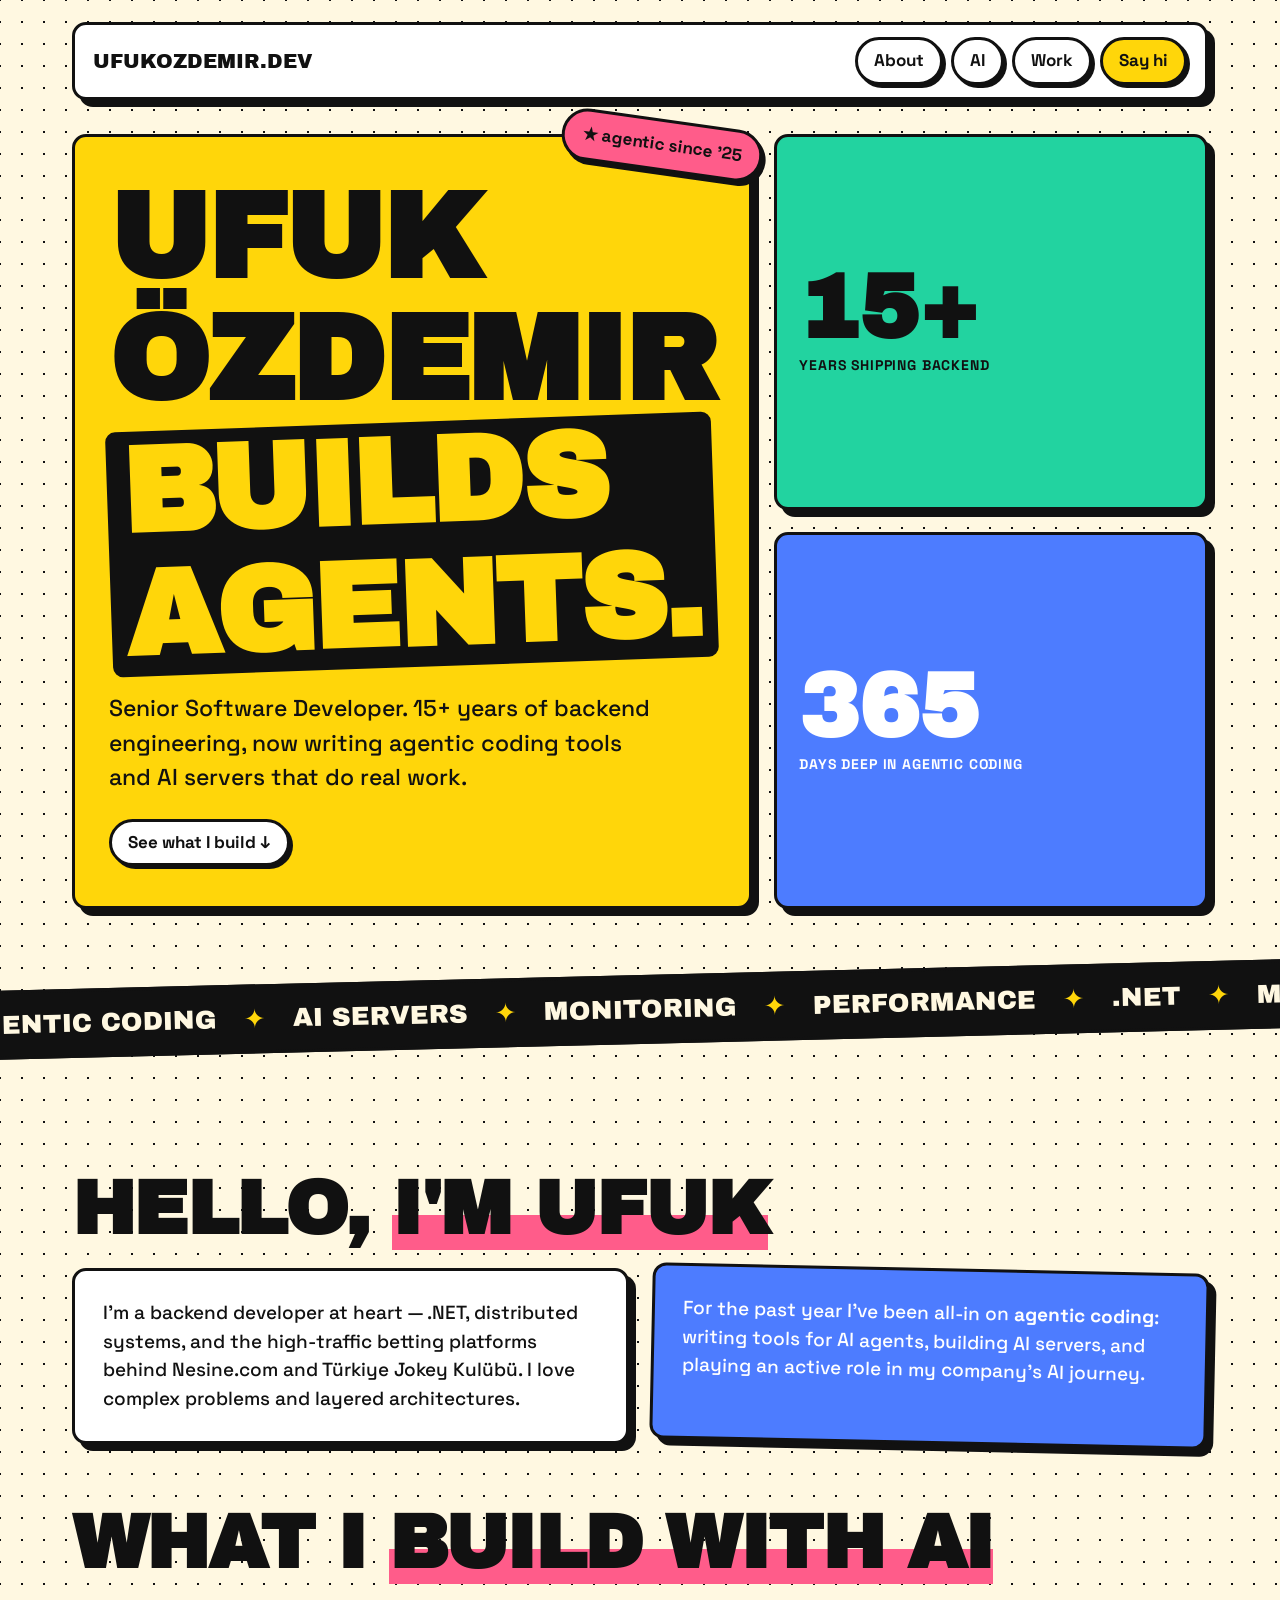
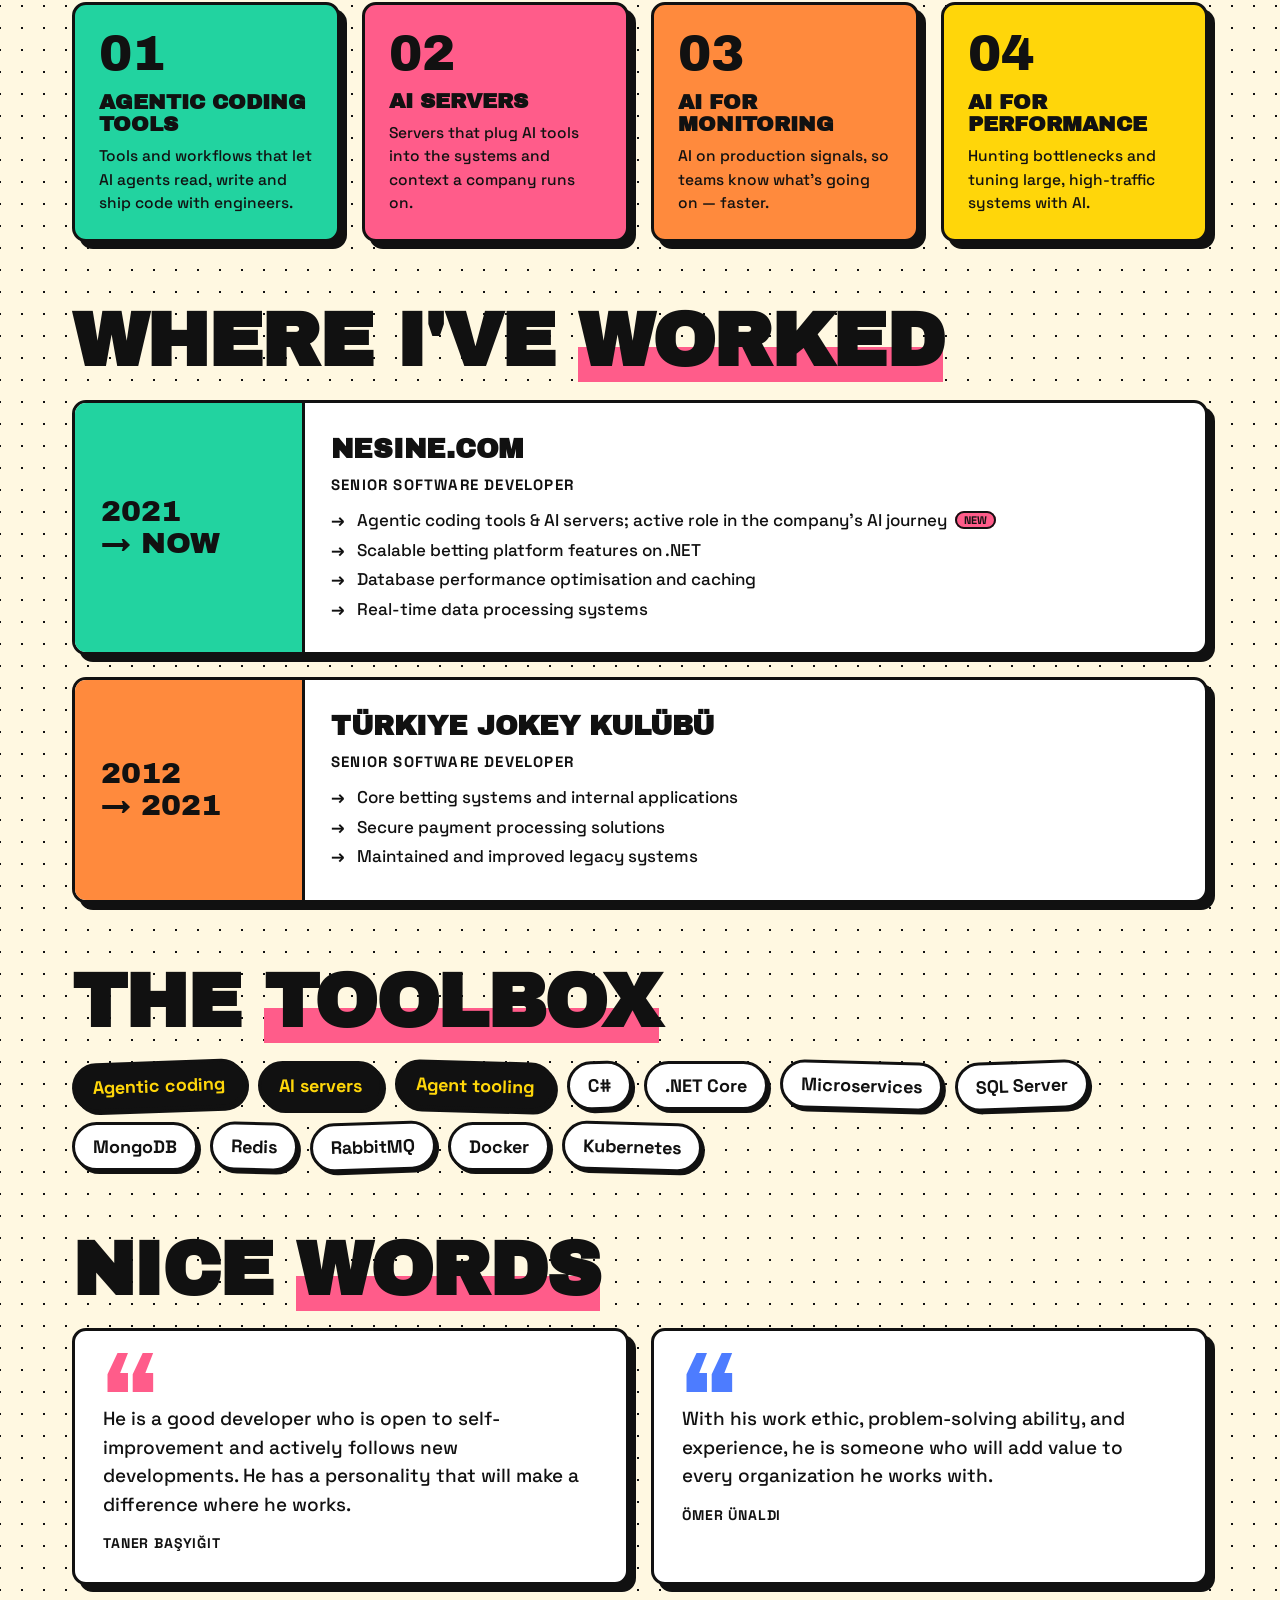
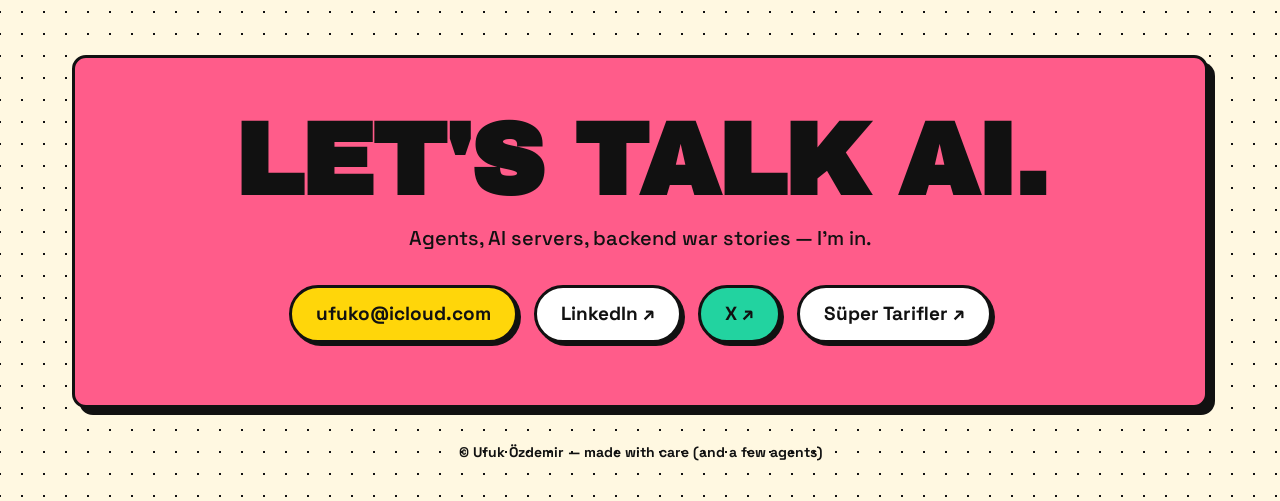
<file: index.html>
<!DOCTYPE html>
<html lang="en">
<head>
<meta charset="UTF-8">
<meta name="viewport" content="width=device-width, initial-scale=1">
<title>Ufuk Özdemir — Senior Software Developer, agentic coding &amp; AI servers</title>
<meta name="description" content="Ufuk Özdemir — Senior Software Developer with 15+ years of backend engineering, now building agentic coding tools and AI servers for monitoring, coding and performance.">
<meta property="og:title" content="Ufuk Özdemir — builds agents">
<meta property="og:description" content="15+ years of backend engineering, now building agentic coding tools and AI servers.">
<meta property="og:type" content="website">
<meta property="og:url" content="https://ufukozdemir.dev/">
<meta name="theme-color" content="#ffd60a">
<link rel="shortcut icon" href="./assets/images/logo.ico" type="image/x-icon">
<link rel="preconnect" href="https://fonts.googleapis.com">
<link rel="preconnect" href="https://fonts.gstatic.com" crossorigin>
<link href="https://fonts.googleapis.com/css2?family=Archivo+Black&family=Space+Grotesk:wght@400;500;700&display=swap" rel="stylesheet">
<style>
  :root{--bg:#fff8e1;--k:#111;--y:#ffd60a;--p:#ff5c8a;--b:#4d7cff;--g:#22d3a0;--o:#ff8a3d;--w:#fff}
  *{box-sizing:border-box;margin:0;padding:0}
  html{scroll-behavior:smooth;overflow-x:hidden}
  body{background:var(--bg);color:var(--k);font:500 17px/1.5 "Space Grotesk",Arial,sans-serif;overflow-x:clip;
    background-image:radial-gradient(var(--k) 1px,transparent 1px);background-size:22px 22px;background-position:-11px -11px}
  .disp{font-family:"Archivo Black","Arial Black",Impact,sans-serif;text-transform:uppercase;line-height:.92;letter-spacing:-.02em}
  a{color:inherit}
  .box{border:3px solid var(--k);box-shadow:7px 7px 0 var(--k);background:var(--w);border-radius:14px}
  .wrap{max-width:1180px;margin:0 auto;padding:22px}
  header{display:flex;justify-content:space-between;align-items:center;gap:12px;padding:12px 18px;position:sticky;top:14px;z-index:9}
  header .logo{font-family:"Archivo Black",sans-serif;font-size:20px}
  header nav{display:flex;gap:8px}
  .btn{display:inline-block;white-space:nowrap;padding:8px 16px;border:3px solid var(--k);border-radius:99px;text-decoration:none;font-weight:700;background:var(--w);box-shadow:3px 3px 0 var(--k);transition:.12s}
  .btn:hover{transform:translate(3px,3px);box-shadow:0 0 0 var(--k)}
  .btn.y{background:var(--y)}.btn.p{background:var(--p)}.btn.g{background:var(--g)}.btn.b{background:var(--b);color:#fff}
  .hero{display:grid;grid-template-columns:1.5fr 1fr;gap:22px;margin-top:34px}
  .hero .main{background:var(--y);padding:40px 34px;position:relative}
  .hero h1{font-size:clamp(50px,9.4vw,128px);line-height:1.02}
  .hero h1 mark{background:var(--k);color:var(--y);padding:0 .12em;border-radius:10px;display:inline-block;transform:rotate(-2deg)}
  .hero p{font-size:clamp(18px,2vw,23px);max-width:560px;margin:24px 0;font-weight:500}
  .sticker{position:absolute;right:-14px;top:-18px;background:var(--p);border:3px solid var(--k);border-radius:99px;padding:10px 18px;font-weight:700;transform:rotate(8deg);box-shadow:4px 4px 0 var(--k)}
  .side{display:grid;gap:22px}
  .stat{padding:22px;display:flex;flex-direction:column;justify-content:center}
  .stat b{font-family:"Archivo Black",sans-serif;font-size:clamp(54px,7vw,92px);line-height:.9}
  .stat span{font-weight:700;text-transform:uppercase;font-size:14px;letter-spacing:.06em;margin-top:6px}
  .marq{margin:44px -40px;background:var(--k);color:var(--bg);border-block:3px solid var(--k);transform:rotate(-1.4deg);overflow:hidden;white-space:nowrap;padding:12px 0}
  .marq div{display:inline-block;animation:m 26s linear infinite;font-family:"Archivo Black",sans-serif;font-size:26px;text-transform:uppercase}
  .marq span{color:var(--y);margin:0 18px}
  @keyframes m{to{transform:translateX(-50%)}}
  h2{font-size:clamp(38px,6vw,76px);margin:64px 0 24px}
  h2 u{text-decoration:none;background:linear-gradient(transparent 58%,var(--p) 58%)}
  .about{display:grid;grid-template-columns:1fr 1fr;gap:22px}
  .about .box{padding:28px;font-size:19px}
  .about .box:nth-child(2){background:var(--b);color:#fff;transform:rotate(1.2deg)}
  .cards{display:grid;grid-template-columns:repeat(4,1fr);gap:22px}
  .card{padding:24px;transition:.15s;min-height:240px;display:flex;flex-direction:column}
  .card:hover{transform:translate(-4px,-4px) rotate(-1deg);box-shadow:12px 12px 0 var(--k)}
  .card .n{font-family:"Archivo Black",sans-serif;font-size:50px;line-height:1}
  .card h3{font-family:"Archivo Black",sans-serif;text-transform:uppercase;font-size:21px;line-height:1.05;margin:auto 0 10px}
  .card p{font-size:15.5px}
  .c1{background:var(--g)}.c2{background:var(--p)}.c3{background:var(--o)}.c4{background:var(--y)}
  .jobs{display:grid;gap:22px}
  .job{display:grid;grid-template-columns:230px 1fr;overflow:hidden}
  .job .when{padding:26px;border-right:3px solid var(--k);font-family:"Archivo Black",sans-serif;font-size:30px;line-height:1.05;display:flex;align-items:center}
  .job:nth-child(1) .when{background:var(--g)}.job:nth-child(2) .when{background:var(--o)}
  .job .what{padding:26px}
  .job h3{font-family:"Archivo Black",sans-serif;font-size:27px;text-transform:uppercase}
  .job h4{font-size:15px;text-transform:uppercase;letter-spacing:.08em;margin:4px 0 12px}
  .job li{list-style:none;padding-left:26px;position:relative;margin:4px 0}.job li::before{content:"→";position:absolute;left:0;font-weight:700}
  .job li.new::after{content:"NEW";background:var(--p);border:2px solid var(--k);border-radius:99px;font-size:11px;font-weight:700;padding:0 7px;margin-left:8px;vertical-align:2px}
  .chips{display:flex;flex-wrap:wrap;gap:12px}
  .chip{border:3px solid var(--k);background:var(--w);padding:8px 18px;border-radius:99px;font-weight:700;font-size:18px;box-shadow:3px 3px 0 var(--k)}
  .chip:nth-child(3n+1){transform:rotate(-2deg)}.chip:nth-child(3n){transform:rotate(1.5deg)}
  .chip.ai{background:var(--k);color:var(--y)}
  .quotes{display:grid;grid-template-columns:1fr 1fr;gap:22px}
  .q{padding:28px;font-size:19px;position:relative}
  .q::before{content:"“";font-family:"Archivo Black",sans-serif;font-size:110px;line-height:.6;display:block;color:var(--p);height:46px}
  .q:nth-child(2)::before{color:var(--b)}
  .q cite{display:block;margin-top:14px;font-style:normal;font-weight:700;text-transform:uppercase;font-size:14px;letter-spacing:.06em}
  .cta{background:var(--p);padding:56px 34px;text-align:center;margin-top:70px}
  .cta h2{margin:0 0 14px;font-size:clamp(40px,8vw,104px)}
  .cta p{font-size:20px;margin-bottom:26px}
  .cta .btn{font-size:19px;padding:12px 24px;margin:6px}
  footer{text-align:center;padding:34px 0 16px;font-weight:700;font-size:14px}
  @media(max-width:900px){.hero,.about,.quotes{grid-template-columns:1fr}.cards{grid-template-columns:1fr 1fr}.side{grid-template-columns:1fr 1fr}.job{grid-template-columns:1fr}.job .when{border-right:0;border-bottom:3px solid var(--k);font-size:24px;padding:16px 26px}.job .when br{display:none}}
  @media(max-width:560px){.cards{grid-template-columns:1fr}.card{min-height:0}.card h3{margin-top:18px}header nav .btn:not(.y){display:none}header .logo{font-size:16px}.hero .main{padding:34px 22px}.sticker{right:6px}}
</style>
</head>
<body>
<div class="wrap">
  <header class="box">
    <span class="logo">UFUKOZDEMIR.DEV</span>
    <nav><a class="btn" href="#about">About</a><a class="btn" href="#ai">AI</a><a class="btn" href="#work">Work</a><a class="btn y" href="#contact">Say hi</a></nav>
  </header>

  <div class="hero">
    <div class="box main">
      <span class="sticker">★ agentic since '25</span>
      <h1 class="disp">Ufuk<br>Özdemir<br><mark>builds agents.</mark></h1>
      <p>Senior Software Developer. 15+ years of backend engineering, now writing agentic coding tools and AI servers that do real work.</p>
      <a class="btn" href="#ai">See what I build ↓</a>
    </div>
    <div class="side">
      <div class="box stat" style="background:var(--g)"><b>15+</b><span>years shipping backend</span></div>
      <div class="box stat" style="background:var(--b);color:#fff"><b>365</b><span>days deep in agentic coding</span></div>
    </div>
  </div>
</div>

<div class="marq"><div>
  Agentic coding <span>✦</span> AI servers <span>✦</span> Monitoring <span>✦</span> Performance <span>✦</span> .NET <span>✦</span> Microservices <span>✦</span>
  Agentic coding <span>✦</span> AI servers <span>✦</span> Monitoring <span>✦</span> Performance <span>✦</span> .NET <span>✦</span> Microservices <span>✦</span>
  Agentic coding <span>✦</span> AI servers <span>✦</span> Monitoring <span>✦</span> Performance <span>✦</span> .NET <span>✦</span> Microservices <span>✦</span>
  Agentic coding <span>✦</span> AI servers <span>✦</span> Monitoring <span>✦</span> Performance <span>✦</span> .NET <span>✦</span> Microservices <span>✦</span>
</div></div>

<div class="wrap">
  <h2 class="disp" id="about">Hello, <u>I'm Ufuk</u></h2>
  <div class="about">
    <div class="box"><p>I'm a backend developer at heart — .NET, distributed systems, and the high-traffic betting platforms behind Nesine.com and Türkiye Jokey Kulübü. I love complex problems and layered architectures.</p></div>
    <div class="box"><p>For the past year I've been all-in on <b>agentic coding</b>: writing tools for AI agents, building AI servers, and playing an active role in my company's AI journey.</p></div>
  </div>

  <h2 class="disp" id="ai">What I <u>build with AI</u></h2>
  <div class="cards">
    <div class="box card c1"><span class="n">01</span><h3>Agentic coding tools</h3><p>Tools and workflows that let AI agents read, write and ship code with engineers.</p></div>
    <div class="box card c2"><span class="n">02</span><h3>AI servers</h3><p>Servers that plug AI tools into the systems and context a company runs on.</p></div>
    <div class="box card c3"><span class="n">03</span><h3>AI for monitoring</h3><p>AI on production signals, so teams know what's going on — faster.</p></div>
    <div class="box card c4"><span class="n">04</span><h3>AI for performance</h3><p>Hunting bottlenecks and tuning large, high-traffic systems with AI.</p></div>
  </div>

  <h2 class="disp" id="work">Where I've <u>worked</u></h2>
  <div class="jobs">
    <div class="box job"><div class="when">2021<br>→ NOW</div><div class="what">
      <h3>Nesine.com</h3><h4>Senior Software Developer</h4>
      <ul><li class="new">Agentic coding tools &amp; AI servers; active role in the company's AI journey</li><li>Scalable betting platform features on .NET</li><li>Database performance optimisation and caching</li><li>Real-time data processing systems</li></ul>
    </div></div>
    <div class="box job"><div class="when">2012<br>→ 2021</div><div class="what">
      <h3>Türkiye Jokey Kulübü</h3><h4>Senior Software Developer</h4>
      <ul><li>Core betting systems and internal applications</li><li>Secure payment processing solutions</li><li>Maintained and improved legacy systems</li></ul>
    </div></div>
  </div>

  <h2 class="disp">The <u>toolbox</u></h2>
  <div class="chips">
    <span class="chip ai">Agentic coding</span><span class="chip ai">AI servers</span><span class="chip ai">Agent tooling</span>
    <span class="chip">C#</span><span class="chip">.NET Core</span><span class="chip">Microservices</span><span class="chip">SQL Server</span><span class="chip">MongoDB</span><span class="chip">Redis</span><span class="chip">RabbitMQ</span><span class="chip">Docker</span><span class="chip">Kubernetes</span>
  </div>

  <h2 class="disp">Nice <u>words</u></h2>
  <div class="quotes">
    <div class="box q">He is a good developer who is open to self-improvement and actively follows new developments. He has a personality that will make a difference where he works.<cite>Taner Başyiğit</cite></div>
    <div class="box q">With his work ethic, problem-solving ability, and experience, he is someone who will add value to every organization he works with.<cite>Ömer Ünaldı</cite></div>
  </div>

  <div class="box cta" id="contact">
    <h2 class="disp">Let's talk AI.</h2>
    <p>Agents, AI servers, backend war stories — I'm in.</p>
    <a class="btn y" href="mailto:ufuko@icloud.com">ufuko@icloud.com</a>
    <a class="btn" href="https://www.linkedin.com/in/ufuko/">LinkedIn ↗</a>
    <a class="btn g" href="https://twitter.com/ufukblog">X ↗</a>
    <a class="btn" href="https://www.supertarifler.com">Süper Tarifler ↗</a>
  </div>
  <footer>© Ufuk Özdemir — made with care (and a few agents)</footer>
</div>
</body>
</html>
</file>
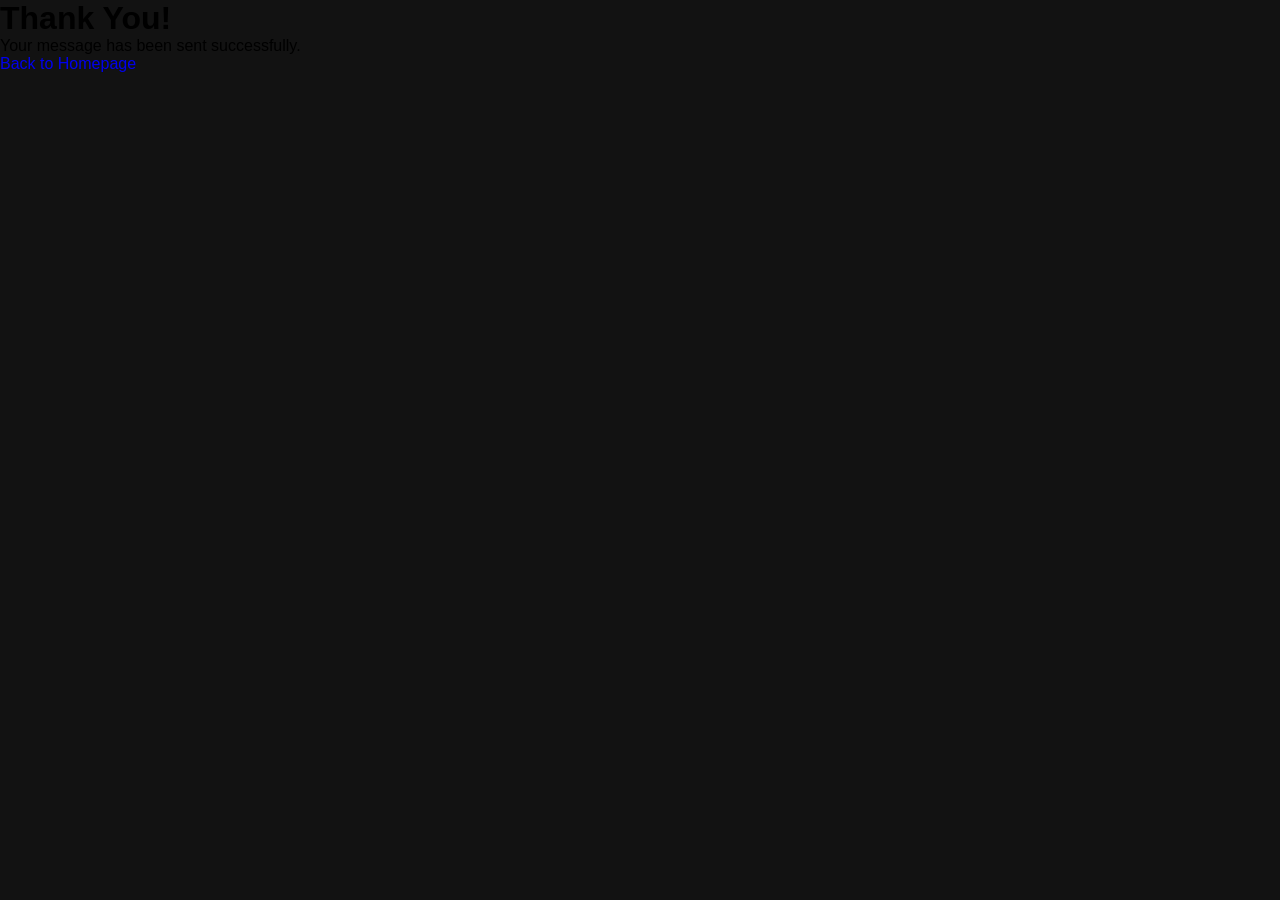
<file: thanks.html>
<!DOCTYPE html>
<html lang="en">
<head>
    <meta charset="UTF-8">
    <meta name="viewport" content="width=device-width, initial-scale=1.0">
    <title>Thank You - Message Sent</title>
    <link rel="stylesheet" href="./assets/css/style.css">
</head>
<body>
    <div class="thank-you-container">
        <h1>Thank You!</h1>
        <p>Your message has been sent successfully.</p>
        <a href="index.html" class="back-btn">Back to Homepage</a>
    </div>
</body>
</html>
</file>
<file: assets/css/style.css>
/*-----------------------------------*\
  #style.css
\*-----------------------------------*/


/**
 * copyright 2022 @codewithsadee
 */





/*-----------------------------------*\
  #CUSTOM PROPERTY
\*-----------------------------------*/

:root {

  /**
   * colors
   */

  /* gradient */

  --bg-gradient-onyx: linear-gradient(
    to bottom right, 
    hsl(240, 1%, 25%) 3%, 
    hsl(0, 0%, 19%) 97%
  );
  --bg-gradient-jet: linear-gradient(
    to bottom right, 
    hsla(240, 1%, 18%, 0.251) 0%, 
    hsla(240, 2%, 11%, 0) 100%
  ), hsl(240, 2%, 13%);
  --bg-gradient-yellow-1: linear-gradient(
    to bottom right, 
    hsl(45, 100%, 71%) 0%, 
    hsla(36, 100%, 69%, 0) 50%
  );
  --bg-gradient-yellow-2: linear-gradient(
    135deg, 
    hsla(45, 100%, 71%, 0.251) 0%, 
    hsla(35, 100%, 68%, 0) 59.86%
  ), hsl(240, 2%, 13%);
  --border-gradient-onyx: linear-gradient(
    to bottom right, 
    hsl(0, 0%, 25%) 0%, 
    hsla(0, 0%, 25%, 0) 50%
  );
  --text-gradient-yellow: linear-gradient(
    to right, 
    hsl(45, 100%, 72%), 
    hsl(35, 100%, 68%)
  );

  /* solid */

  --jet: hsl(0, 0%, 22%);
  --onyx: hsl(240, 1%, 17%);
  --eerie-black-1: hsl(240, 2%, 13%);
  --eerie-black-2: hsl(240, 2%, 12%);
  --smoky-black: hsl(0, 0%, 7%);
  --white-1: hsl(0, 0%, 100%);
  --white-2: hsl(0, 0%, 98%);
  --orange-yellow-crayola: hsl(45, 100%, 72%);
  --vegas-gold: hsl(45, 54%, 58%);
  --light-gray: hsl(0, 0%, 84%);
  --light-gray-70: hsla(0, 0%, 84%, 0.7);
  --bittersweet-shimmer: hsl(0, 43%, 51%);

  /**
   * typography
   */

  /* font-family */
  --ff-poppins: 'Poppins', sans-serif;

  /* font-size */
  --fs-1: 24px;
  --fs-2: 18px;
  --fs-3: 17px;
  --fs-4: 16px;
  --fs-5: 15px;
  --fs-6: 14px;
  --fs-7: 13px;
  --fs-8: 11px;

  /* font-weight */
  --fw-300: 300;
  --fw-400: 400;
  --fw-500: 500;
  --fw-600: 600;

  /**
   * shadow
   */
  
  --shadow-1: -4px 8px 24px hsla(0, 0%, 0%, 0.25);
  --shadow-2: 0 16px 30px hsla(0, 0%, 0%, 0.25);
  --shadow-3: 0 16px 40px hsla(0, 0%, 0%, 0.25);
  --shadow-4: 0 25px 50px hsla(0, 0%, 0%, 0.15);
  --shadow-5: 0 24px 80px hsla(0, 0%, 0%, 0.25);

  /**
   * transition
   */

  --transition-1: 0.25s ease;
  --transition-2: 0.5s ease-in-out;

}





/*-----------------------------------*\
  #RESET
\*-----------------------------------*/

*, *::before, *::after {
  margin: 0;
  padding: 0;
  box-sizing: border-box;
}

a { text-decoration: none; }

li { list-style: none; }

img, ion-icon, a, button, time, span { display: block; }

button {
  font: inherit;
  background: none;
  border: none;
  text-align: left;
  cursor: pointer;
}

input, textarea {
  display: block;
  width: 100%;
  background: none;
  font: inherit;
}

::selection {
  background: var(--orange-yellow-crayola);
  color: var(--smoky-black);
}

:focus { outline-color: var(--orange-yellow-crayola); }

html { font-family: var(--ff-poppins); }

body { background: var(--smoky-black); }





/*-----------------------------------*\
  #REUSED STYLE
\*-----------------------------------*/

.sidebar,
article {
  background: var(--eerie-black-2);
  border: 1px solid var(--jet);
  border-radius: 20px;
  padding: 15px;
  box-shadow: var(--shadow-1);
  z-index: 1;
}

.separator {
  width: 100%;
  height: 1px;
  background: var(--jet);
  margin: 16px 0;
}

.icon-box {
  position: relative;
  background: var(--border-gradient-onyx);
  width: 30px;
  height: 30px;
  border-radius: 8px;
  display: flex;
  justify-content: center;
  align-items: center;
  font-size: 16px;
  color: var(--orange-yellow-crayola);
  box-shadow: var(--shadow-1);
  z-index: 1;
}

.icon-box::before {
  content: "";
  position: absolute;
  inset: 1px;
  background: var(--eerie-black-1);
  border-radius: inherit;
  z-index: -1;
}

.icon-box ion-icon { --ionicon-stroke-width: 35px; }

article { display: none; }

article.active {
  display: block;
  animation: fade 0.5s ease backwards;
}

@keyframes fade {
  0% { opacity: 0; }
  100% { opacity: 1; }
}

.h2,
.h3,
.h4,
.h5 {
  color: var(--white-2);
  text-transform: capitalize;
}

.h2 { font-size: var(--fs-1); }

.h3 { font-size: var(--fs-2); }

.h4 { font-size: var(--fs-4); }

.h5 {
  font-size: var(--fs-7);
  font-weight: var(--fw-500);
}

.article-title {
  position: relative;
  padding-bottom: 7px;
}

.article-title::after {
  content: "";
  position: absolute;
  bottom: 0;
  left: 0;
  width: 30px;
  height: 3px;
  background: var(--text-gradient-yellow);
  border-radius: 3px;
}

.has-scrollbar::-webkit-scrollbar {
  width: 5px; /* for vertical scrollbar */
  height: 5px; /* for horizontal scrollbar */
}

.has-scrollbar::-webkit-scrollbar-track {
  background: var(--onyx);
  border-radius: 5px;
}

.has-scrollbar::-webkit-scrollbar-thumb {
  background: var(--orange-yellow-crayola);
  border-radius: 5px;
}

.has-scrollbar::-webkit-scrollbar-button { width: 20px; }

.content-card {
  position: relative;
  background: var(--border-gradient-onyx);
  padding: 15px;
  padding-top: 45px;
  border-radius: 14px;
  box-shadow: var(--shadow-2);
  cursor: pointer;
  z-index: 1;
}

.content-card::before {
  content: "";
  position: absolute;
  inset: 1px;
  background: var(--bg-gradient-jet);
  border-radius: inherit;
  z-index: -1;
}





/*-----------------------------------*\
  #MAIN
\*-----------------------------------*/

main {
  margin: 15px 12px;
  margin-bottom: 75px;
  min-width: 259px;
}





/*-----------------------------------*\
  #SIDEBAR
\*-----------------------------------*/

.sidebar {
  margin-bottom: 15px;
  max-height: 112px;
  overflow: hidden;
  transition: var(--transition-2);
}

.sidebar.active { max-height: 405px; }

.sidebar-info {
  position: relative;
  display: flex;
  justify-content: flex-start;
  align-items: center;
  gap: 15px;
}

.avatar-box {
  background: var(--bg-gradient-onyx);
  border-radius: 20px;
}

.info-content .name {
  color: var(--white-2);
  font-size: var(--fs-3);
  font-weight: var(--fw-500);
  letter-spacing: -0.25px;
  margin-bottom: 10px;
}

.info-content .title {
  color: var(--white-1);
  background: var(--onyx);
  font-size: var(--fs-8);
  font-weight: var(--fw-300);
  width: max-content;
  padding: 3px 12px;
  border-radius: 8px;
}

.info_more-btn {
  position: absolute;
  top: -15px;
  right: -15px;
  border-radius: 0 15px;
  font-size: 13px;
  color: var(--orange-yellow-crayola);
  background: var(--border-gradient-onyx);
  padding: 10px;
  box-shadow: var(--shadow-2);
  transition: var(--transition-1);
  z-index: 1;
}

.info_more-btn::before {
  content: "";
  position: absolute;
  inset: 1px;
  border-radius: inherit;
  background: var(--bg-gradient-jet);
  transition: var(--transition-1);
  z-index: -1;
}

.info_more-btn:hover,
.info_more-btn:focus { background: var(--bg-gradient-yellow-1); }

.info_more-btn:hover::before,
.info_more-btn:focus::before { background: var(--bg-gradient-yellow-2); }

.info_more-btn span { display: none; }

.sidebar-info_more {
  opacity: 0;
  visibility: hidden;
  transition: var(--transition-2);
}

.sidebar.active .sidebar-info_more {
  opacity: 1;
  visibility: visible;
}

.contacts-list {
  display: grid;
  grid-template-columns: 1fr;
  gap: 16px;
}

.contact-item {
  min-width: 100%;
  display: flex;
  align-items: center;
  gap: 16px;
}

.contact-info {
  max-width: calc(100% - 46px);
  width: calc(100% - 46px);
}

.contact-title {
  color: var(--light-gray-70);
  font-size: var(--fs-8);
  text-transform: uppercase;
  margin-bottom: 2px;
}

.contact-info :is(.contact-link, time, address) {
  color: var(--white-2);
  font-size: var(--fs-7);
}

.contact-info address { font-style: normal; }

.social-list {
  display: flex;
  justify-content: flex-start;
  align-items: center;
  gap: 15px;
  padding-bottom: 4px;
  padding-left: 7px;
}

.social-item .social-link {
  color: var(--light-gray-70);
  font-size: 18px;
}


.social-item .social-link:hover { color: var(--light-gray); }





/*-----------------------------------*\
  #NAVBAR
\*-----------------------------------*/

.navbar {
  position: fixed;
  bottom: 0;
  left: 0;
  width: 100%;
  background: hsla(240, 1%, 17%, 0.75);
  backdrop-filter: blur(10px);
  border: 1px solid var(--jet);
  border-radius: 12px 12px 0 0;
  box-shadow: var(--shadow-2);
  z-index: 5;
}

.navbar-list {
  display: flex;
  flex-wrap: wrap;
  justify-content: center;
  align-items: center;
  padding: 0 10px;
}

.navbar-link {
  color: var(--light-gray);
  font-size: var(--fs-8);
  padding: 20px 7px;
  transition: color var(--transition-1);
}

.navbar-link:hover,
.navbar-link:focus { color: var(--light-gray-70); }

.navbar-link.active { color: var(--orange-yellow-crayola); }





/*-----------------------------------*\
  #ABOUT
\*-----------------------------------*/

.about .article-title { margin-bottom: 15px; }

.about-text {
  color: var(--light-gray);
  font-size: var(--fs-6);
  font-weight: var(--fw-300);
  line-height: 1.6;
  text-align: justify;
}

.about-text p { margin-bottom: 15px; }



/**
 * #service 
 */

.service { margin-bottom: 35px; }

.service-title { margin-bottom: 20px; }

.service-list {
  display: grid;
  grid-template-columns: 1fr;
  gap: 20px;
}

.service-item {
  position: relative;
  background: var(--border-gradient-onyx);
  padding: 20px;
  border-radius: 14px;
  box-shadow: var(--shadow-2);
  z-index: 1;
}

.service-item::before {
  content: "";
  position: absolute;
  inset: 1px;
  background: var(--bg-gradient-jet);
  border-radius: inherit;
  z-index: -1;
}

.service-icon-box { margin-bottom: 10px; }

.service-icon-box img { margin: auto; }

.service-content-box { text-align: center; }

.service-item-title { margin-bottom: 7px; }

.service-item-text {
  color: var(--light-gray);
  font-size: var(--fs-6);
  font-weight: var(--fw-3);
  line-height: 1.6;
}


/**
 * #testimonials 
 */

.testimonials { margin-bottom: 30px; }

.testimonials-title { margin-bottom: 20px; }

.testimonials-list {
  display: flex;
  justify-content: flex-start;
  align-items: flex-start;
  gap: 15px;
  margin: 0 -15px;
  padding: 25px 15px;
  padding-bottom: 35px;
  overflow-x: auto;
  scroll-behavior: smooth;
  overscroll-behavior-inline: contain;
  scroll-snap-type: inline mandatory;
}

.testimonials-item {
  min-width: 100%;
  scroll-snap-align: center;
}

.testimonials-avatar-box {
  position: absolute;
  top: 0;
  left: 0;
  transform: translate(15px, -25px);
  background: var(--bg-gradient-onyx);
  border-radius: 14px;
  box-shadow: var(--shadow-1);
}

.testimonials-item-title { margin-bottom: 7px; }

.testimonials-text {
  color: var(--light-gray);
  font-size: var(--fs-6);
  font-weight: var(--fw-300);
  line-height: 1.6;
  display: -webkit-box;
  line-clamp: 4;
  -webkit-line-clamp: 4;
  -webkit-box-orient: vertical;
  overflow: hidden;
}


/**
 * #testimonials-modal
 */

.modal-container {
  position: fixed;
  top: 0;
  left: 0;
  width: 100%;
  height: 100%;
  display: flex;
  justify-content: center;
  align-items: center;
  overflow-y: auto;
  overscroll-behavior: contain;
  z-index: 20;
  pointer-events: none;
  visibility: hidden;
}

.modal-container::-webkit-scrollbar { display: none; }

.modal-container.active {
  pointer-events: all;
  visibility: visible;
}

.overlay {
  position: fixed;
  top: 0;
  left: 0;
  width: 100%;
  height: 100vh;
  background: hsl(0, 0%, 5%);
  opacity: 0;
  visibility: hidden;
  pointer-events: none;
  z-index: 1;
  transition: var(--transition-1);
}

.overlay.active {
  opacity: 0.8;
  visibility: visible;
  pointer-events: all;
}

.testimonials-modal {
  background: var(--eerie-black-2);
  position: relative;
  padding: 15px;
  margin: 15px 12px;
  border: 1px solid var(--jet);
  border-radius: 14px;
  box-shadow: var(--shadow-5);
  transform: scale(1.2);
  opacity: 0;
  transition: var(--transition-1);
  z-index: 2;
}

.modal-container.active .testimonials-modal {
  transform: scale(1);
  opacity: 1;
}

.modal-close-btn {
  position: absolute;
  top: 15px;
  right: 15px;
  background: var(--onyx);
  border-radius: 8px;
  width: 32px;
  height: 32px;
  display: flex;
  justify-content: center;
  align-items: center;
  color: var(--white-2);
  font-size: 18px;
  opacity: 0.7;
}

.modal-close-btn:hover,
.modal-close-btn:focus { opacity: 1; }

.modal-close-btn ion-icon { --ionicon-stroke-width: 50px; }

.modal-avatar-box {
  background: var(--bg-gradient-onyx);
  width: max-content;
  border-radius: 14px;
  margin-bottom: 15px;
  box-shadow: var(--shadow-2);
}

.modal-img-wrapper > img { display: none; }

.modal-title { margin-bottom: 4px; }

.modal-content time {
  font-size: var(--fs-6);
  color: var(--light-gray-70);
  font-weight: var(--fw-300);
  margin-bottom: 10px;
}

.modal-content p {
  color: var(--light-gray);
  font-size: var(--fs-6);
  font-weight: var(--fw-300);
  line-height: 1.6;
}


/**
 * #clients 
 */

.clients { margin-bottom: 15px; }

.clients-list {
  display: flex;
  justify-content: flex-start;
  align-items: flex-start;
  gap: 15px;
  margin: 0 -15px;
  padding: 25px;
  padding-bottom: 25px;
  overflow-x: auto;
  scroll-behavior: smooth;
  overscroll-behavior-inline: contain;
  scroll-snap-type: inline mandatory;
  scroll-padding-inline: 25px;
}

.clients-item {
  min-width: 50%;
  scroll-snap-align: start;
}

.clients-item img {
  width: 100%;
  filter: grayscale(1);
  transition: var(--transition-1);
}

.clients-item img:hover { filter: grayscale(0); }





/*-----------------------------------*\
  #RESUME
\*-----------------------------------*/

.article-title { margin-bottom: 30px; }


/**
 * education and experience 
 */

.timeline { margin-bottom: 30px; }

.timeline .title-wrapper {
  display: flex;
  align-items: center;
  gap: 15px;
  margin-bottom: 25px;
}

.timeline-list {
  font-size: var(--fs-6);
  margin-left: 45px;
}

.timeline-item { position: relative; }

.timeline-item:not(:last-child) { margin-bottom: 20px; }

.timeline-item-title {
  font-size: var(--fs-6);
  line-height: 1.3;
  margin-bottom: 7px;
}

.timeline-list span {
  color: var(--vegas-gold);
  font-weight: var(--fw-400);
  line-height: 1.6;
}

.timeline-item:not(:last-child)::before {
  content: "";
  position: absolute;
  top: -25px;
  left: -30px;
  width: 1px;
  height: calc(100% + 50px);
  background: var(--jet);
}

.timeline-item::after {
  content: "";
  position: absolute;
  top: 5px;
  left: -33px;
  height: 6px;
  width: 6px;
  background: var(--text-gradient-yellow);
  border-radius: 50%;
  box-shadow: 0 0 0 4px var(--jet);
}

.timeline-text {
  color: var(--light-gray);
  font-weight: var(--fw-300);
  line-height: 1.6;
}


/**
 * skills 
 */

.skills-title { margin-bottom: 20px; }

.skills-list { padding: 20px; }


.skills-item:not(:last-child) { margin-bottom: 15px; }

.skill .title-wrapper {
  display: flex;
  align-items: center;
  gap: 5px;
  margin-bottom: 8px;
}

.skill .title-wrapper data {
  color: var(--light-gray);
  font-size: var(--fs-7);
  font-weight: var(--fw-300);
}

.skill-progress-bg {
  background: var(--jet);
  width: 100%;
  height: 8px;
  border-radius: 10px;
}

.skill-progress-fill {
  background: var(--text-gradient-yellow);
  height: 100%;
  border-radius: inherit;
}





/*-----------------------------------*\
  #PORTFOLIO
\*-----------------------------------*/

.filter-list { display: none; }

.filter-select-box {
  position: relative;
  margin-bottom: 25px;
}

.filter-select {
  background: var(--eerie-black-2);
  color: var(--light-gray);
  display: flex;
  justify-content: space-between;
  align-items: center;
  width: 100%;
  padding: 12px 16px;
  border: 1px solid var(--jet);
  border-radius: 14px;
  font-size: var(--fs-6);
  font-weight: var(--fw-300);
}

.filter-select.active .select-icon { transform: rotate(0.5turn); }

.select-list {
  background: var(--eerie-black-2);
  position: absolute;
  top: calc(100% + 6px);
  width: 100%;
  padding: 6px;
  border: 1px solid var(--jet);
  border-radius: 14px;
  z-index: 2;
  opacity: 0;
  visibility: hidden;
  pointer-events: none;
  transition: 0.15s ease-in-out;
}

.filter-select.active + .select-list {
  opacity: 1;
  visibility: visible;
  pointer-events: all;
}

.select-item button {
  background: var(--eerie-black-2);
  color: var(--light-gray);
  font-size: var(--fs-6);
  font-weight: var(--fw-300);
  text-transform: capitalize;
  width: 100%;
  padding: 8px 10px;
  border-radius: 8px;
}

.select-item button:hover { --eerie-black-2: hsl(240, 2%, 20%); }

.project-list {
  display: grid;
  grid-template-columns: 1fr;
  gap: 30px;
  margin-bottom: 10px;
}

.project-item { display: none; }

.project-item.active {
  display: block;
  animation: scaleUp 0.25s ease forwards;
}

@keyframes scaleUp {
  0% { transform: scale(0.5); }
  100% { transform: scale(1); }
}

.project-item > a { width: 100%; }

.project-img {
  position: relative;
  width: 100%;
  height: 200px;
  border-radius: 16px;
  overflow: hidden;
  margin-bottom: 15px;
}

.project-img::before {
  content: "";
  position: absolute;
  top: 0;
  left: 0;
  width: 100%;
  height: 100%;
  background: transparent;
  z-index: 1;
  transition: var(--transition-1);
}

.project-item > a:hover .project-img::before { background: hsla(0, 0%, 0%, 0.5); }

.project-item-icon-box {
  --scale: 0.8;

  background: var(--jet);
  color: var(--orange-yellow-crayola);
  position: absolute;
  top: 50%;
  left: 50%;
  transform: translate(-50%, -50%) scale(var(--scale));
  font-size: 20px;
  padding: 18px;
  border-radius: 12px;
  opacity: 0;
  z-index: 1;
  transition: var(--transition-1);
}

.project-item > a:hover .project-item-icon-box {
  --scale: 1;
  opacity: 1;
}

.project-item-icon-box ion-icon { --ionicon-stroke-width: 50px; }

.project-img img {
  width: 100%;
  height: 100%;
  object-fit: cover;
  transition: var(--transition-1);
}

.project-item > a:hover img { transform: scale(1.1); }

.project-title,
.project-category { margin-left: 10px; }

.project-title {
  color: var(--white-2);
  font-size: var(--fs-5);
  font-weight: var(--fw-400);
  text-transform: capitalize;
  line-height: 1.3;
}

.project-category {
  color: var(--light-gray-70);
  font-size: var(--fs-6);
  font-weight: var(--fw-300);
}





/*-----------------------------------*\
  #BLOG
\*-----------------------------------*/

.blog-posts { margin-bottom: 10px; }

.blog-posts-list {
  display: grid;
  grid-template-columns: 1fr;
  gap: 20px;
}

.blog-post-item > a {
  position: relative;
  background: var(--border-gradient-onyx);
  height: 100%;
  box-shadow: var(--shadow-4);
  border-radius: 16px;
  z-index: 1;
}

.blog-post-item > a::before {
  content: "";
  position: absolute;
  inset: 1px;
  border-radius: inherit;
  background: var(--eerie-black-1);
  z-index: -1;
}

.blog-banner-box {
  width: 100%;
  height: 200px;
  border-radius: 12px;
  overflow: hidden;
}

.blog-banner-box img {
  width: 100%;
  height: 100%;
  object-fit: cover;
  transition: var(--transition-1);
}

.blog-post-item > a:hover .blog-banner-box img { transform: scale(1.1); }

.blog-content { padding: 15px; }

.blog-meta {
  display: flex;
  justify-content: flex-start;
  align-items: center;
  gap: 7px;
  margin-bottom: 10px;
}

.blog-meta :is(.blog-category, time) {
  color: var(--light-gray-70);
  font-size: var(--fs-6);
  font-weight: var(--fw-300);
}

.blog-meta .dot {
  background: var(--light-gray-70);
  width: 4px;
  height: 4px;
  border-radius: 4px;
}

.blog-item-title {
  margin-bottom: 10px;
  line-height: 1.3;
  transition: var(--transition-1);
}

.blog-post-item > a:hover .blog-item-title { color: var(--orange-yellow-crayola); }

.blog-text {
  color: var(--light-gray);
  font-size: var(--fs-6);
  font-weight: var(--fw-300);
  line-height: 1.6;
}





/*-----------------------------------*\
  #CONTACT
\*-----------------------------------*/

.mapbox {
  position: relative;
  height: 250px;
  width: 100%;
  border-radius: 16px;
  margin-bottom: 30px;
  border: 1px solid var(--jet);
  overflow: hidden;
}

.mapbox figure { height: 100%; }

.mapbox iframe {
  width: 100%;
  height: 100%;
  border: none;
  filter: grayscale(1) invert(1);
}

.contact-form { margin-bottom: 10px; }

.form-title { margin-bottom: 20px; }

.input-wrapper {
  display: grid;
  grid-template-columns: 1fr;
  gap: 25px;
  margin-bottom: 25px;
}

.form-input {
  color: var(--white-2);
  font-size: var(--fs-6);
  font-weight: var(--fw-400);
  padding: 13px 20px;
  border: 1px solid var(--jet);
  border-radius: 14px;
  outline: none;
}

.form-input::placeholder { font-weight: var(--fw-500); }

.form-input:focus { border-color: var(--orange-yellow-crayola); }

textarea.form-input {
  min-height: 100px;
  height: 120px;
  max-height: 200px;
  resize: vertical;
  margin-bottom: 25px;
}

textarea.form-input::-webkit-resizer { display: none; }

.form-input:focus:invalid { border-color: var(--bittersweet-shimmer); }

.form-btn {
  position: relative;
  width: 100%;
  background: var(--border-gradient-onyx);
  color: var(--orange-yellow-crayola);
  display: flex;
  justify-content: center;
  align-items: center;
  gap: 10px;
  padding: 13px 20px;
  border-radius: 14px;
  font-size: var(--fs-6);
  text-transform: capitalize;
  box-shadow: var(--shadow-3);
  z-index: 1;
  transition: var(--transition-1);
}

.form-btn::before {
  content: "";
  position: absolute;
  inset: 1px;
  background: var(--bg-gradient-jet);
  border-radius: inherit;
  z-index: -1;
  transition: var(--transition-1);
}

.form-btn ion-icon { font-size: 16px; }

.form-btn:hover { background: var(--bg-gradient-yellow-1); }

.form-btn:hover::before { background: var(--bg-gradient-yellow-2); }

.form-btn:disabled {
  opacity: 0.7;
  cursor: not-allowed;
}

.form-btn:disabled:hover { background: var(--border-gradient-onyx); }

.form-btn:disabled:hover::before { background: var(--bg-gradient-jet); }





/*-----------------------------------*\
  #RESPONSIVE
\*-----------------------------------*/

/**
 * responsive larger than 450px screen
 */

@media (min-width: 450px) {

  /**
   * client
   */

  .clients-item { min-width: calc(33.33% - 10px); }



  /**
   * #PORTFOLIO, BLOG 
   */

  .project-img,
  .blog-banner-box { height: auto; }

}





/**
 * responsive larger than 580px screen
 */

@media (min-width: 580px) {

  /**
   * CUSTOM PROPERTY
   */

  :root {

    /**
     * typography
     */

    --fs-1: 32px;
    --fs-2: 24px;
    --fs-3: 26px;
    --fs-4: 18px;
    --fs-6: 15px;
    --fs-7: 15px;
    --fs-8: 12px;

  }



  /**
   * #REUSED STYLE
   */

  .sidebar, article {
    width: 520px;
    margin-inline: auto;
    padding: 30px;
  }

  .article-title {
    font-weight: var(--fw-600);
    padding-bottom: 15px;
  }

  .article-title::after {
    width: 40px;
    height: 5px;
  }

  .icon-box {
    width: 48px;
    height: 48px;
    border-radius: 12px;
    font-size: 18px;
  }



  /**
   * #MAIN
   */

  main {
    margin-top: 60px;
    margin-bottom: 100px;
  }



  /**
   * #SIDEBAR
   */

  .sidebar {
    max-height: 180px;
    margin-bottom: 30px;
  }

  .sidebar.active { max-height: 584px; }

  .sidebar-info { gap: 25px; }

  .avatar-box { border-radius: 30px; }

  .avatar-box img { width: 120px; }

  .info-content .name { margin-bottom: 15px; }

  .info-content .title { padding: 5px 18px; }

  .info_more-btn {
    top: -30px;
    right: -30px;
    padding: 10px 15px;
  }

  .info_more-btn span {
    display: block;
    font-size: var(--fs-8);
  }

  .info_more-btn ion-icon { display: none; }

  .separator { margin: 32px 0; }

  .contacts-list { gap: 20px; }

  .contact-info {
    max-width: calc(100% - 64px);
    width: calc(100% - 64px);
  }



  /**
   * #NAVBAR
   */

  .navbar { border-radius: 20px 20px 0 0; }

  .navbar-list { gap: 20px; }

  .navbar-link { --fs-8: 14px; }



  /**
   * #ABOUT
   */

  .about .article-title { margin-bottom: 20px; }

  .about-text { margin-bottom: 40px; }

  /* service */

  .service-item {
    display: flex;
    justify-content: flex-start;
    align-items: flex-start;
    gap: 18px;
    padding: 30px;
  }

  .service-icon-box {
    margin-bottom: 0;
    margin-top: 5px;
  }

  .service-content-box { text-align: left; }

  /* testimonials */

  .testimonials-title { margin-bottom: 25px; }

  .testimonials-list {
    gap: 30px;
    margin: 0 -30px;
    padding: 30px;
    padding-bottom: 35px;
  }

  .content-card {
    padding: 30px;
    padding-top: 25px;
  }

  .testimonials-avatar-box {
    transform: translate(30px, -30px);
    border-radius: 20px;
  }

  .testimonials-avatar-box img { width: 80px; }

  .testimonials-item-title {
    margin-bottom: 10px;
    margin-left: 95px;
  }

  .testimonials-text {
    line-clamp: 2;
    -webkit-line-clamp: 2;
  }

  /* testimonials modal */

  .modal-container { padding: 20px; }

  .testimonials-modal {
    display: flex;
    justify-content: flex-start;
    align-items: stretch;
    gap: 25px;
    padding: 30px;
    border-radius: 20px;
  }

  .modal-img-wrapper {
    display: flex;
    flex-direction: column;
    align-items: center;
  }

  .modal-avatar-box {
    border-radius: 18px;
    margin-bottom: 0;
  }

  .modal-avatar-box img { width: 65px; }

  .modal-img-wrapper > img {
    display: block;
    flex-grow: 1;
    width: 35px;
  }

  /* clients */

  .clients-list {
    gap: 50px;
    margin: 0 -30px;
    padding: 45px;
    scroll-padding-inline: 45px;
  }

  .clients-item { min-width: calc(33.33% - 35px); }



  /**
   * #RESUME
   */

  .timeline-list { margin-left: 65px; }

  .timeline-item:not(:last-child)::before { left: -40px; }

  .timeline-item::after {
    height: 8px;
    width: 8px;
    left: -43px;
  }

  .skills-item:not(:last-child) { margin-bottom: 25px; }



  /**
   * #PORTFOLIO, BLOG
   */

  .project-img, .blog-banner-box { border-radius: 16px; }

  .blog-posts-list { gap: 30px; }

  .blog-content { padding: 25px; }



  /**
   * #CONTACT
   */

  .mapbox {
    height: 380px;
    border-radius: 18px;
  }

  .input-wrapper {
    gap: 30px;
    margin-bottom: 30px;
  }

  .form-input { padding: 15px 20px; }

  textarea.form-input { margin-bottom: 30px; }

  .form-btn {
    --fs-6: 16px;
    padding: 16px 20px;
  }

  .form-btn ion-icon { font-size: 18px; }

}





/**
 * responsive larger than 768px screen
 */

@media (min-width: 768px) {

  /**
   * REUSED STYLE
   */

  .sidebar, article { width: 700px; }

  .has-scrollbar::-webkit-scrollbar-button { width: 100px; }



  /**
   * SIDEBAR
   */

  .contacts-list {
    grid-template-columns: 1fr 1fr;
    gap: 30px 15px;
  }



  /**
   * NAVBAR
   */

  .navbar-link { --fs-8: 15px; }



  /**
   * ABOUT
   */

  /* testimonials modal */

  .testimonials-modal {
    gap: 35px;
    max-width: 680px;
  }

  .modal-avatar-box img { width: 80px; }



  /**
   * PORTFOLIO
   */

  .article-title { padding-bottom: 20px; }

  .filter-select-box { display: none; }

  .filter-list {
    display: flex;
    justify-content: flex-start;
    align-items: center;
    gap: 25px;
    padding-left: 5px;
    margin-bottom: 30px;
  }

  .filter-item button {
    color: var(--light-gray);
    font-size: var(--fs-5);
    transition: var(--transition-1);
  }

  .filter-item button:hover { color: var(--light-gray-70); }

  .filter-item button.active { color: var(--orange-yellow-crayola); }

  /* portfolio and blog grid */

  .project-list, .blog-posts-list { grid-template-columns: 1fr 1fr; }



  /**
   * CONTACT
   */

  .input-wrapper { grid-template-columns: 1fr 1fr; }

  .form-btn {
    width: max-content;
    margin-left: auto;
  }
  
}





/**
 * responsive larger than 1024px screen
 */

@media (min-width: 1024px) {

  /**
   * CUSTOM PROPERTY
   */

  :root {

    /**
    * shadow
    */

    --shadow-1: -4px 8px 24px hsla(0, 0%, 0%, 0.125);
    --shadow-2: 0 16px 30px hsla(0, 0%, 0%, 0.125);
    --shadow-3: 0 16px 40px hsla(0, 0%, 0%, 0.125);

  }



  /**
   * REUSED STYLE
   */

  .sidebar, article {
    width: 950px;
    box-shadow: var(--shadow-5);
  }



  /**
   * MAIN 
   */

  main { margin-bottom: 60px; }

  .main-content {
    position: relative;
    width: max-content;
    margin: auto;
  }



  /**
   * NAVBAR
   */

  .navbar {
    position: absolute;
    bottom: auto;
    top: 0;
    left: auto;
    right: 0;
    width: max-content;
    border-radius: 0 20px;
    padding: 0 20px;
    box-shadow: none;
  }

  .navbar-list {
    gap: 30px;
    padding: 0 20px;
  }

  .navbar-link { font-weight: var(--fw-500); }



  /**
   * ABOUT
   */

  /* service */

  .service-list {
    grid-template-columns: 1fr 1fr;
    gap: 20px 25px;
  }

  /* testimonials */

  .testimonials-item { min-width: calc(50% - 15px); }

  /* clients */

  .clients-item { min-width: calc(25% - 38px); }



  /**
   * PORTFOLIO
   */

  .project-list { grid-template-columns: repeat(3, 1fr); }



  /**
   * BLOG
   */

  .blog-banner-box { height: 230px; }

}





/**
 * responsive larger than 1250px screen
 */

@media (min-width: 1250px) {

  /**
   * RESET
   */

  body::-webkit-scrollbar { width: 20px; }

  body::-webkit-scrollbar-track { background: var(--smoky-black); }

  body::-webkit-scrollbar-thumb {
    border: 5px solid var(--smoky-black);
    background: hsla(0, 0%, 100%, 0.1);
    border-radius: 20px;
    box-shadow: inset 1px 1px 0 hsla(0, 0%, 100%, 0.11),
                inset -1px -1px 0 hsla(0, 0%, 100%, 0.11);
  }

  body::-webkit-scrollbar-thumb:hover { background: hsla(0, 0%, 100%, 0.15); }

  body::-webkit-scrollbar-button { height: 60px; }



  /**
   * REUSED STYLE
   */

  .sidebar, article { width: auto; }

  article { min-height: 100%; }



  /**
   * MAIN
   */

  main {
    max-width: 1200px;
    margin-inline: auto;
    display: flex;
    justify-content: center;
    align-items: stretch;
    gap: 25px;
  }

  .main-content {
    min-width: 75%;
    width: 75%;
    margin: 0;
  }



  /**
   * SIDEBAR
   */

  .sidebar {
    position: sticky;
    top: 60px;
    max-height: max-content;
    height: 100%;
    margin-bottom: 0;
    padding-top: 60px;
    z-index: 1;
  }

  .sidebar-info { flex-direction: column; }

  .avatar-box img { width: 150px; }

  .info-content .name {
    white-space: nowrap;
    text-align: center;
  }

  .info-content .title { margin: auto; }

  .info_more-btn { display: none; }

  .sidebar-info_more {
    opacity: 1;
    visibility: visible;
  }

  .contacts-list { grid-template-columns: 1fr; }

  .contact-info :is(.contact-link) {
    white-space: nowrap;
    overflow: hidden;
    text-overflow: ellipsis;
  }

  .contact-info :is(.contact-link, time, address) {
    --fs-7: 14px;
    font-weight: var(--fw-300);
  }

  .separator:last-of-type {
    margin: 15px 0;
    opacity: 0;
  }

  .social-list { justify-content: center; }



  /**
	 * RESUME
	 */

  .timeline-text { max-width: 700px; }

}
</file>
